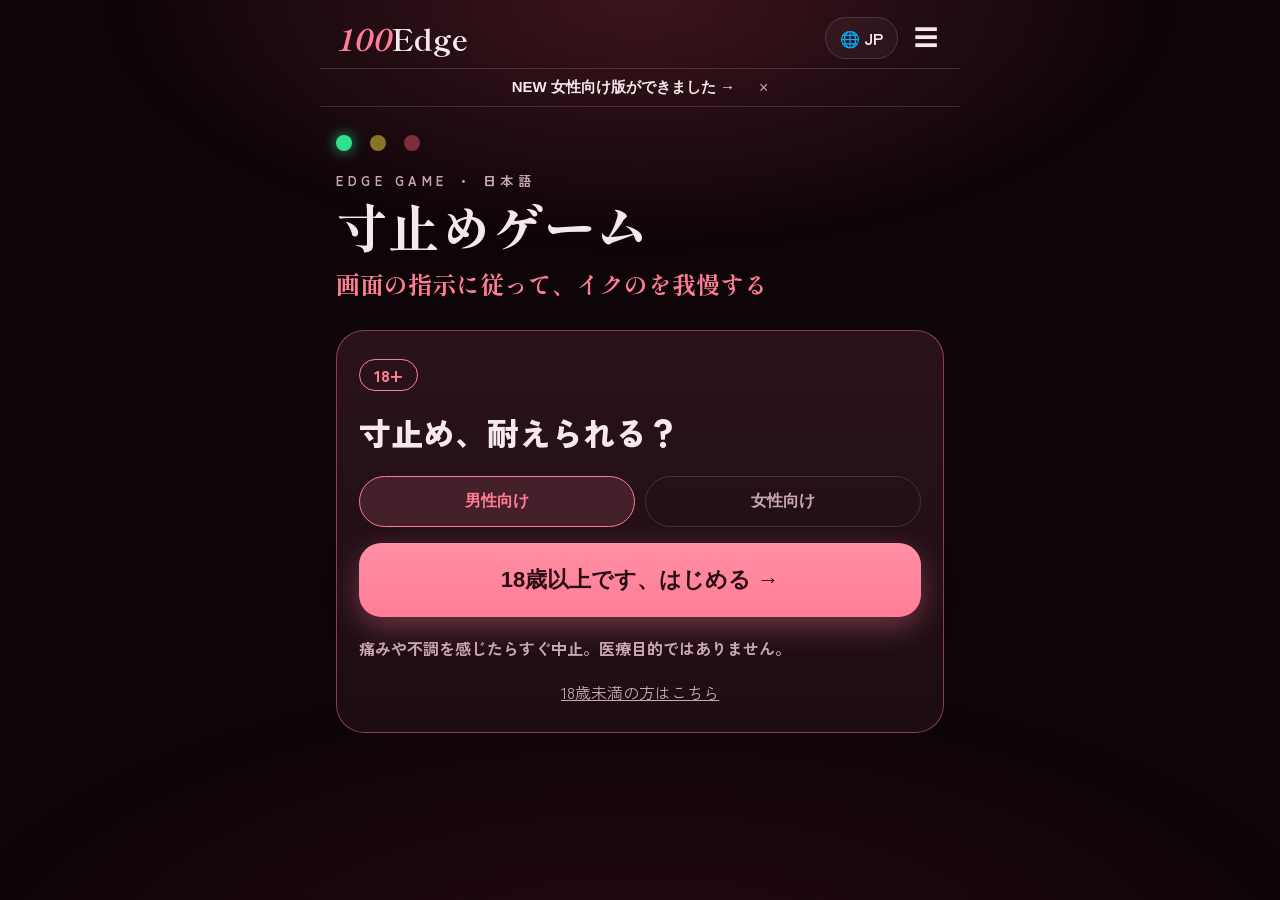
<file: index.html>
<!DOCTYPE html>
<html lang="ja">
<head>
<meta charset="UTF-8">
<meta name="viewport" content="width=device-width, initial-scale=1.0, viewport-fit=cover">
<title>寸止めゲーム｜メトロノームでイクのを我慢する</title>
<meta name="description" content="画面の指示とメトロノームの拍に従って、イクのを我慢する寸止め（エッジング）ゲーム。男性向け・女性向け対応。">
<link rel="preconnect" href="https://fonts.googleapis.com">
<link rel="preconnect" href="https://fonts.gstatic.com" crossorigin>
<link href="https://fonts.googleapis.com/css2?family=Shippori+Mincho:wght@500;700;800&family=Zen+Kaku+Gothic+New:wght@500;700;900&display=swap" rel="stylesheet">
<link rel="stylesheet" href="styles.css">
<link rel="icon" href="data:image/svg+xml,<svg xmlns='http://www.w3.org/2000/svg' viewBox='0 0 100 100'><circle cx='50' cy='50' r='38' fill='%23ff7d95'/></svg>">
</head>
<body>
<div class="bg-glow"></div>

<header class="site-header" id="siteHeader">
  <a class="logo" href="#" id="logoHome"><span class="logo-num">100</span><span class="logo-word">Edge</span></a>
  <div class="header-right">
    <span class="lang-pill">🌐 JP</span>
    <button class="menu-btn" id="menuBtn" aria-label="メニュー">☰</button>
  </div>
</header>
<div class="news-bar" id="newsBar">
  <button class="news-text" id="newsFemale">NEW 女性向け版ができました →</button>
  <button class="news-close" id="newsClose" aria-label="閉じる">×</button>
</div>

<main>
  <!-- ===== 年齢確認（1枚目の見た目） ===== -->
  <section id="view-age" class="view">
    <div class="dots" aria-hidden="true"><span class="dot dot-green"></span><span class="dot dot-yellow"></span><span class="dot dot-red"></span></div>
    <p class="kicker">EDGE GAME ・ 日本語</p>
    <h1 class="title-serif">寸止めゲーム</h1>
    <p class="subtitle-serif">画面の指示に従って、イクのを我慢する</p>

    <div class="card age-card">
      <span class="badge-18">18+</span>
      <h2 class="age-q">寸止め、耐えられる？</h2>
      <div class="audience-switch" role="group" aria-label="対象を選ぶ">
        <button class="aud-btn" data-aud="male">男性向け</button>
        <button class="aud-btn" data-aud="female">女性向け</button>
      </div>
      <button class="btn-primary btn-xl" id="ageStart">18歳以上です、はじめる →</button>
      <p class="note">痛みや不調を感じたらすぐ中止。医療目的ではありません。</p>
      <a class="minor-link" href="https://www.google.co.jp/" rel="noopener">18歳未満の方はこちら</a>
    </div>
  </section>

  <!-- ===== 設定（2〜6枚目の内容） ===== -->
  <section id="view-settings" class="view hidden">
    <div class="dots" aria-hidden="true"><span class="dot dot-green"></span><span class="dot dot-yellow"></span><span class="dot dot-red"></span></div>
    <p class="kicker">EDGE GAME ・ 日本語</p>
    <h1 class="title-serif">寸止めゲーム</h1>
    <p class="subtitle-serif">画面の指示に従って、イクのを我慢する</p>

    <div class="card">
      <h2 class="card-title">設定</h2>
      <p class="summary" id="summaryLine">10分 ・ ふつう ・ 抽選 ・ 指示 0種類</p>

      <div class="notice" id="noticeBox">
        <div class="notice-head"><span>ご要望から</span><button class="notice-close" id="noticeClose" aria-label="閉じる">×</button></div>
        <p>自分の画像でも遊べるようになりました。写真やGIFを選ぶと、スライドショーで流れます。</p>
        <button class="btn-ghost-pink" id="noticeGotoMedia">動画・画像タブで選ぶ</button>
      </div>

      <button class="btn-primary btn-xl" data-start>はじめる</button>

      <label class="search-box">
        <span>🔍</span>
        <input type="search" id="settingSearch" placeholder="設定をさがす（例： 乳首 ・ 左手）">
      </label>

      <nav class="tabs" id="tabs">
        <button class="tab active" data-tab="play">遊び方</button>
        <button class="tab" data-tab="inst">指示</button>
        <button class="tab" data-tab="media">動画・画像</button>
        <button class="tab" data-tab="sound">音・声</button>
        <button class="tab" data-tab="other">その他</button>
      </nav>

      <!-- 遊び方タブ -->
      <div class="tab-panel" data-panel="play">
        <div class="group searchable" data-keywords="おすすめ プリセット はじめて 標準 長め">
          <h3>おすすめ</h3>
          <div class="chips" id="presetChips">
            <button class="chip" data-preset="beginner">はじめて</button>
            <button class="chip selected" data-preset="standard">標準</button>
            <button class="chip" data-preset="long">じっくり長め</button>
          </div>
          <p class="hint" id="presetHint">10分 ・ ふつう ・ 抽選（既定）</p>
        </div>

        <div class="group searchable" data-keywords="だれ向け 男性 女性 男性向け 女性向け">
          <h3>だれ向け</h3>
          <div class="chips chips-2">
            <button class="chip aud-chip" data-aud="male">男性向け</button>
            <button class="chip aud-chip" data-aud="female">女性向け</button>
          </div>
          <p class="hint">切り替えると指示の内容と最後の文言が変わります。専用ページ： <a href="male.html">男性向けページ</a> ／ <a href="female.html">女性向けページ</a></p>
        </div>

        <div class="group searchable" data-keywords="時間 分 ランダム 自分で決める">
          <h3>時間</h3>
          <div class="chips" id="durationChips">
            <button class="chip" data-min="3">3分</button>
            <button class="chip" data-min="5">5分</button>
            <button class="chip selected" data-min="10">10分</button>
            <button class="chip" data-min="15">15分</button>
            <button class="chip" data-min="20">20分</button>
            <button class="chip" data-min="30">30分</button>
            <button class="chip" data-min="custom">自分で決める</button>
            <button class="chip" data-min="random">ランダム</button>
          </div>
          <div class="inline-inputs hidden" id="customMinRow">
            <input type="number" id="customMin" min="1" max="120" value="12"><span>分</span>
          </div>
        </div>

        <div class="group searchable" data-keywords="難易度 やさしい ふつう きびしい 鬼 確率">
          <h3>難易度</h3>
          <div class="chips" id="difficultyChips">
            <button class="chip" data-diff="easy">やさしい</button>
            <button class="chip selected" data-diff="normal">ふつう</button>
            <button class="chip" data-diff="hard">きびしい</button>
            <button class="chip" data-diff="oni">鬼</button>
          </div>
          <div class="ratio-bar" id="ratioBar"><span class="r-stroke"></span><span class="r-slow"></span><span class="r-stop"></span></div>
          <p class="hint" id="difficultyHint">しごく6割 ・ ゆっくり2割 ・ 触らない2割。最後にイケる確率 70%</p>
        </div>

        <div class="group searchable" data-keywords="最後 抽選 許可 お預け 射精 連続 延長戦 手放し">
          <h3>最後</h3>
          <div class="chips" id="endingChips">
            <button class="chip selected" data-ending="lottery">抽選</button>
            <button class="chip" data-ending="allow">必ずイッていい</button>
            <button class="chip" data-ending="deny">必ずお預け</button>
            <button class="chip male-only" data-ending="handsfree">手放し射精</button>
            <button class="chip" data-ending="continuous">連続（何度でも）</button>
            <button class="chip" data-ending="extension">延長戦</button>
          </div>
          <p class="hint">難易度ごとの確率で「イッていい」か「お預け」。寸止め1回ごとに確率 +5%（最大 +20%）</p>
          <div class="toggle-row">
            <div>
              <p class="toggle-title" id="handsFreeTitle">許可が出たら「手放し射精」で終わる</p>
              <p class="hint" id="handsFreeDesc">出していいが、出る瞬間に手を離して、触らずに垂らす</p>
            </div>
            <label class="switch"><input type="checkbox" id="handsFreeToggle"><span></span></label>
          </div>
        </div>

        <div class="group searchable" data-keywords="イッていい 時間 秒 白いバー 許可">
          <h3>「イッていい」の時間</h3>
          <div class="chips" id="allowWindowChips">
            <button class="chip" data-sec="5">5秒</button>
            <button class="chip selected" data-sec="10">10秒</button>
            <button class="chip" data-sec="20">20秒</button>
            <button class="chip" data-sec="30">30秒</button>
            <button class="chip" data-sec="45">45秒</button>
            <button class="chip" data-sec="60">60秒</button>
          </div>
          <p class="hint">最後に許可が出たあとの、白いバーの長さ。既定は10秒</p>
        </div>

        <div class="group searchable" data-keywords="寸止め 待つ 時間 休み ランダム 固定 秒">
          <h3>寸止めのあとに待つ時間</h3>
          <div class="chips chips-2" id="restModeChips">
            <button class="chip selected" data-restmode="random">ランダム</button>
            <button class="chip" data-restmode="fixed">固定</button>
          </div>
          <p class="hint" id="restHint">「寸止めした」のあとに待つ時間が、8〜16秒の間で毎回変わる</p>
          <div class="chips" id="restRangeChips">
            <button class="chip selected" data-range="8,16">8〜16秒</button>
            <button class="chip" data-range="10,40">10〜40秒</button>
            <button class="chip" data-range="20,60">20〜60秒</button>
          </div>
          <div class="inline-inputs">
            <input type="number" id="restMin" min="3" max="300" value="8"><span>〜</span>
            <input type="number" id="restMax" min="3" max="300" value="16"><span>秒</span>
          </div>
        </div>

        <div class="group searchable" data-keywords="指示 長さ 標準 長め とても長め">
          <h3>指示の長さ</h3>
          <div class="chips chips-2" id="instLenChips">
            <button class="chip selected" data-instlen="standard">標準</button>
            <button class="chip" data-instlen="long">長め（約1〜2分）</button>
            <button class="chip" data-instlen="verylong">とても長め（約2〜5分）</button>
          </div>
          <p class="hint">しごく指示が長く続きます。赤（触らない）と、秒数が書かれた指示は変わりません。ゲームの終了時刻も同じです。</p>
        </div>
      </div>

      <!-- 指示タブ -->
      <div class="tab-panel hidden" data-panel="inst">
        <p class="hint">ゲーム中に出る指示の一覧です。タップで ON／OFF できます（最低1種類は必要です）。</p>
        <div id="instructionList" class="inst-list"></div>
      </div>

      <!-- 動画・画像タブ -->
      <div class="tab-panel hidden" data-panel="media">
        <div class="group">
          <h3>自分の画像・動画で遊ぶ</h3>
          <p class="hint">写真やGIF、動画を選ぶと、ゲーム中にスライドショーで流れます。ファイルは端末の外に送信されません。</p>
          <label class="btn-ghost-pink file-btn">画像・動画を選ぶ
            <input type="file" id="mediaInput" accept="image/*,video/*" multiple hidden>
          </label>
          <p class="hint" id="mediaCount">未選択</p>
          <div class="inline-inputs">
            <span>切り替え</span><input type="number" id="slideSec" min="3" max="60" value="8"><span>秒ごと</span>
          </div>
          <div class="toggle-row">
            <p class="toggle-title">ゲーム中にスライドショーを出す</p>
            <label class="switch"><input type="checkbox" id="slideToggle" checked><span></span></label>
          </div>
        </div>
      </div>

      <!-- 音・声タブ -->
      <div class="tab-panel hidden" data-panel="sound">
        <div class="group">
          <h3>メトロノーム</h3>
          <div class="toggle-row">
            <p class="toggle-title">拍の音を出す</p>
            <label class="switch"><input type="checkbox" id="metroToggle" checked><span></span></label>
          </div>
          <div class="inline-inputs"><span>音量</span><input type="range" id="metroVolume" min="0" max="100" value="70"></div>
          <div class="chips" id="metroSoundChips">
            <button class="chip selected" data-sound="click">クリック</button>
            <button class="chip" data-sound="beep">ビープ</button>
            <button class="chip" data-sound="wood">ウッド</button>
          </div>
          <p class="hint">速い指示は速い拍、ゆっくりの指示は遅い拍になります。止まれの間は音が止まります。</p>
        </div>
        <div class="group">
          <h3>声・振動</h3>
          <div class="toggle-row">
            <p class="toggle-title">指示を声で読み上げる</p>
            <label class="switch"><input type="checkbox" id="voiceToggle"><span></span></label>
          </div>
          <div class="toggle-row">
            <p class="toggle-title">指示が変わるときに振動させる</p>
            <label class="switch"><input type="checkbox" id="vibeToggle" checked><span></span></label>
          </div>
        </div>
      </div>

      <!-- その他タブ -->
      <div class="tab-panel hidden" data-panel="other">
        <div class="group box">
          <h3>2人で同時に遊ぶ</h3>
          <p class="hint">同じ指示が同じタイミングで2つの端末に出ます。リンクを相手に送ると、2分後に両方で自動で始まります。</p>
          <button class="btn-ghost-pink" id="makeSyncLink">2人用のリンクを作る</button>
          <p class="link-out" id="syncLinkOut"></p>
        </div>
        <div class="group box">
          <h3>ほかの動画を見ながら遊ぶ</h3>
          <p class="hint">指示を小さな窓に出します。ほかのサイトで動画を見ながら、そのまま続けられます。</p>
          <label class="check-row"><input type="checkbox" id="pipGuideToggle" checked> 始めたら小窓の案内を出す</label>
          <p class="hint">ゲーム中の「小窓」ボタンで、対応ブラウザではピクチャ・イン・ピクチャで指示だけを切り出せます。</p>
        </div>
        <div class="group box">
          <h3>遠隔で指示してもらう</h3>
          <p class="hint">相手にリンクを送ると、相手がボタンで指示を出せます。相手には、いまの指示・残り時間・寸止めの回数が見えます。最後にイっていいかも相手が決めます。</p>
          <button class="btn-ghost-pink" id="makeRemoteLink">相手に送るリンクを作る</button>
          <p class="link-out" id="remoteLinkOut"></p>
          <p class="hint">※ この版の遠隔操作は、同じブラウザの別タブ／別ウィンドウ間でつながります。別端末からの本格運用にはサーバー連携が必要です（README参照）。</p>
        </div>
      </div>

      <button class="btn-primary btn-xl" data-start>はじめる</button>
    </div>

    <!-- 遊び方の説明（7枚目） -->
    <section class="explain">
      <ul class="legend">
        <li><span class="dot dot-green"></span>画面が緑のときは、しごいていい。光と音の拍に手を合わせる</li>
        <li><span class="dot dot-yellow"></span>黄色は、ゆっくり・焦らす</li>
        <li><span class="dot dot-red"></span>赤になったら、手を離す。終わるまで触らない</li>
        <li><span class="dot dot-pink"></span><span id="legendNipple">乳首だけ</span></li>
        <li><span class="dot dot-blue"></span><span id="legendSpecial">亀頭だけ</span></li>
      </ul>
      <p class="hint" id="legendNote">時間が来る前に出したら負け。寸止めできたら「寸止めした」を押す（1回ごとに最後の許可率 +5%）。許可が出たら10秒以内に。いまの設定の許可率は <span id="legendRate">70%</span> から。</p>
      <p class="explain-text">画面が数秒ごとに「速く」「ゆっくり」「手を離せ」と指示を出します。そのとおりにしごいて、時間が来るまでイカずに耐える。時間が来たら抽選で、「イッていい」の許可が出るか、お預けになるか。要するに、いつ出していいかを画面に決めてもらう一人遊びで、海外では「エッジング」として定番になっています。</p>
      <div class="chips">
        <button class="chip aud-chip" data-aud="female">女性向け →</button>
        <button class="chip aud-chip" data-aud="male">男性向け →</button>
      </div>
    </section>
  </section>

  <!-- ===== 同期リンク待機 ===== -->
  <section id="view-wait" class="view hidden">
    <div class="card center">
      <h2 class="card-title">2人プレイ待機中</h2>
      <p class="hint">両方の端末で、同じタイミングで自動で始まります。</p>
      <p class="wait-count" id="waitCount">--</p>
      <button class="btn-ghost" id="waitCancel">やめる</button>
    </div>
  </section>

  <!-- ===== 遠隔コントローラー ===== -->
  <section id="view-remote" class="view hidden">
    <div class="card">
      <h2 class="card-title">遠隔コントローラー</h2>
      <p class="hint">相手の画面に指示を送ります（同じブラウザの別タブ／別ウィンドウで開かれている相手画面とつながります）。</p>
      <p class="remote-status" id="remoteStatus">相手の状態： 接続待ち…</p>
      <div class="remote-grid">
        <button class="btn-remote" data-cmd="fast">速く</button>
        <button class="btn-remote" data-cmd="slow">ゆっくり</button>
        <button class="btn-remote" data-cmd="stop">止まれ</button>
        <button class="btn-remote" data-cmd="nipple">乳首だけ</button>
        <button class="btn-remote" data-cmd="special">先だけ</button>
        <button class="btn-remote" data-cmd="resume">再開（自動）</button>
        <button class="btn-remote ok" data-cmd="allow">イッていい</button>
        <button class="btn-remote ng" data-cmd="deny">お預けで終わり</button>
      </div>
    </div>
  </section>

  <!-- ===== ゲーム画面 ===== -->
  <section id="view-game" class="view hidden">
    <div class="stage" id="stage">
      <div class="stage-top">
        <span id="gameClock">00:00 / 10:00</span>
        <span id="gameMeta">寸止め 0回 ・ 許可率 70%</span>
      </div>
      <div class="progress"><div class="progress-fill" id="progressFill"></div></div>

      <div class="slide-wrap hidden" id="slideWrap"><img id="slideImg" alt=""><video id="slideVideo" muted loop playsinline class="hidden"></video></div>

      <div class="pulse-dot" id="pulseDot"></div>
      <p class="phase-label" id="phaseLabel">準備</p>
      <h2 class="phase-text" id="phaseText">まもなく始まります</h2>
      <p class="phase-sub" id="phaseSub"></p>
      <div class="phase-bar"><div class="phase-bar-fill" id="phaseBarFill"></div></div>
      <p class="phase-count" id="phaseCount"></p>

      <div class="finale hidden" id="finale">
        <h2 class="finale-text" id="finaleText">イッていい</h2>
        <div class="finale-bar"><div class="finale-bar-fill" id="finaleBarFill"></div></div>
        <p class="finale-count" id="finaleCount"></p>
      </div>

      <div class="game-actions">
        <button class="btn-edge" id="edgeBtn" disabled>寸止めした</button>
        <button class="btn-ghost" id="pauseBtn">一時停止</button>
        <button class="btn-ghost" id="pipBtn">小窓</button>
        <button class="btn-ghost danger" id="quitBtn">やめる</button>
      </div>
      <p class="hint center" id="pipHint"></p>
    </div>
  </section>

  <!-- ===== 結果 ===== -->
  <section id="view-result" class="view hidden">
    <div class="card center">
      <p class="kicker" id="resultKicker">結果</p>
      <h2 class="result-title" id="resultTitle">お預け</h2>
      <p class="result-text" id="resultText"></p>
      <p class="summary" id="resultStats"></p>
      <div class="result-actions">
        <button class="btn-primary" id="extendBtn" >延長戦（+3分）</button>
        <button class="btn-primary hidden" id="againBtn">もう一度</button>
        <button class="btn-ghost" id="backSettingsBtn">設定に戻る</button>
      </div>
    </div>
  </section>
</main>

<div class="toast hidden" id="toast"></div>
<script src="app.js"></script>
</body>
</html>
</file>
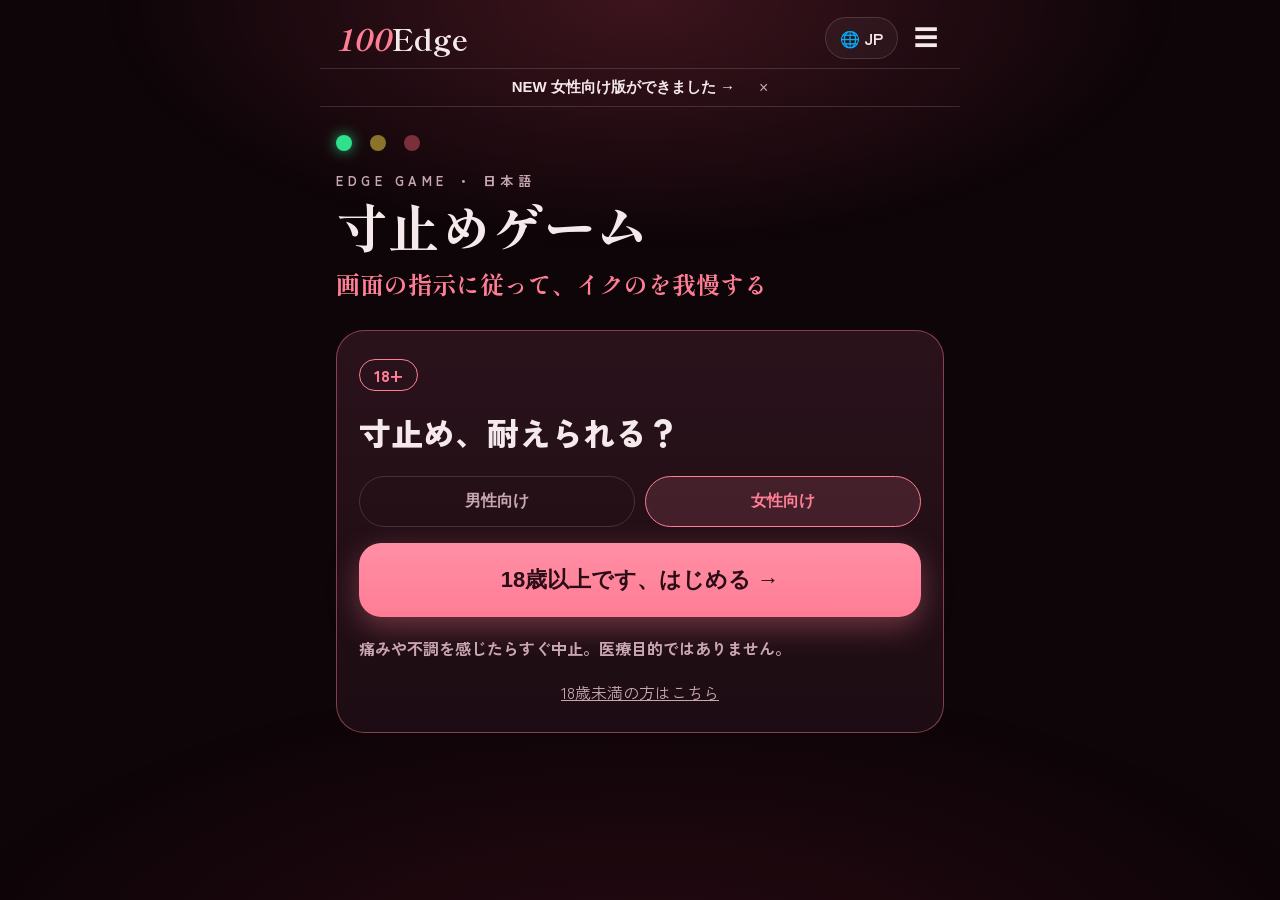
<file: female.html>
<!DOCTYPE html>
<html lang="ja"><head><meta charset="UTF-8">
<title>寸止めゲーム｜女性向け</title>
<script>location.replace('index.html?mode=female' + location.hash);</script>
</head><body><p>女性向けページへ移動します… <a href="index.html?mode=female">こちら</a></p></body></html>
</file>
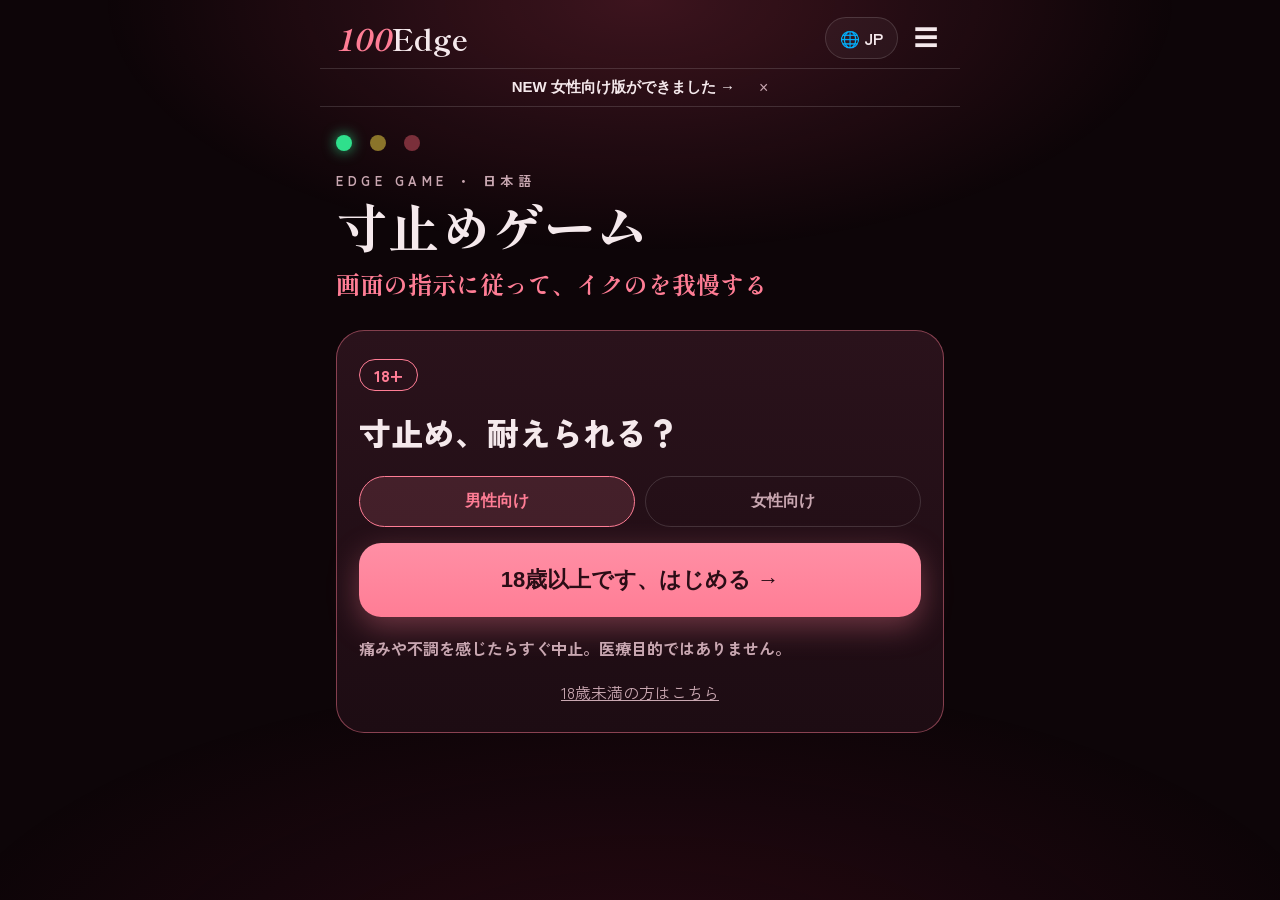
<file: male.html>
<!DOCTYPE html>
<html lang="ja"><head><meta charset="UTF-8">
<title>寸止めゲーム｜男性向け</title>
<script>location.replace('index.html?mode=male' + location.hash);</script>
</head><body><p>男性向けページへ移動します… <a href="index.html?mode=male">こちら</a></p></body></html>
</file>
<file: styles.css>
:root{
  --bg:#0d0508;
  --bg2:#180a10;
  --card:#1d0c13;
  --card2:#2a121b;
  --line:rgba(255,125,149,.45);
  --line-soft:rgba(255,255,255,.14);
  --pink:#ff7d95;
  --pink-strong:#ff8fa5;
  --pink-dark:#571f2e;
  --text:#f5e9ec;
  --muted:#c9a7b1;
  --green:#2fe08c;
  --yellow:#f2c94c;
  --red:#ff5566;
  --blue:#7cc4ff;
  --purple-pink:#ff9fd2;
}
*{box-sizing:border-box}
html,body{margin:0;padding:0}
body{
  background:var(--bg);
  color:var(--text);
  font-family:"Zen Kaku Gothic New",system-ui,sans-serif;
  min-height:100vh;
  -webkit-font-smoothing:antialiased;
}
.bg-glow{
  position:fixed;inset:0;pointer-events:none;z-index:0;
  background:
    radial-gradient(60% 40% at 50% 0%, rgba(255,80,120,.20), transparent 70%),
    radial-gradient(80% 50% at 50% 110%, rgba(120,20,50,.25), transparent 70%);
}
main{position:relative;z-index:1;max-width:640px;margin:0 auto;padding:0 16px 64px}
.hidden{display:none !important}

/* header */
.site-header{
  position:relative;z-index:2;display:flex;justify-content:space-between;align-items:center;
  max-width:640px;margin:0 auto;padding:16px 16px 8px;
}
.logo{font-family:"Shippori Mincho",serif;font-size:30px;color:var(--text);text-decoration:none}
.logo-num{color:var(--pink);font-style:italic;font-weight:700}
.logo-word{font-weight:700}
.header-right{display:flex;gap:10px;align-items:center}
.lang-pill{border:1px solid var(--line-soft);border-radius:999px;padding:8px 14px;font-weight:700;background:rgba(255,255,255,.04)}
.menu-btn{background:none;border:none;color:var(--text);font-size:24px;cursor:pointer}
.news-bar{
  position:relative;z-index:1;max-width:640px;margin:0 auto;padding:8px 16px;
  display:flex;justify-content:center;gap:12px;border-top:1px solid var(--line-soft);border-bottom:1px solid var(--line-soft);
}
.news-text{background:none;border:none;color:var(--text);font-size:15px;font-weight:700;cursor:pointer}
.news-close{background:none;border:none;color:var(--muted);font-size:16px;cursor:pointer}

/* headings */
.dots{display:flex;gap:18px;margin:28px 0 20px}
.dot{width:16px;height:16px;border-radius:50%;display:inline-block;flex:none}
.dot-green{background:var(--green);box-shadow:0 0 14px rgba(47,224,140,.8)}
.dot-yellow{background:#8a742a}
.dot-red{background:#7a2f3a}
.dot-pink{background:var(--purple-pink)}
.dot-blue{background:var(--blue)}
.kicker{letter-spacing:.35em;color:var(--muted);font-weight:700;font-size:13px;margin:0 0 6px}
.title-serif{font-family:"Shippori Mincho",serif;font-size:52px;font-weight:800;margin:6px 0 10px;line-height:1.15}
.subtitle-serif{font-family:"Shippori Mincho",serif;color:var(--pink);font-size:24px;font-weight:700;margin:0 0 28px;line-height:1.5}

/* cards & buttons */
.card{
  background:linear-gradient(180deg,var(--card2),var(--card));
  border:1px solid var(--line);border-radius:28px;padding:28px 22px;margin-bottom:28px;
}
.card.center{text-align:center}
.card-title{font-family:"Shippori Mincho",serif;font-size:34px;margin:0 0 8px}
.summary{color:var(--muted);font-weight:700;margin:0 0 18px}
.badge-18{display:inline-block;border:1.5px solid var(--pink);color:var(--pink);border-radius:999px;padding:3px 14px;font-weight:900;margin-bottom:14px}
.age-q{font-size:32px;font-weight:900;margin:6px 0 22px;line-height:1.35}
.audience-switch{display:flex;gap:10px;margin-bottom:16px}
.aud-btn{flex:1;padding:14px;border-radius:999px;border:1px solid var(--line-soft);background:transparent;color:var(--muted);font-size:16px;font-weight:700;cursor:pointer;min-height:48px}
.aud-btn.selected{border-color:var(--pink);color:var(--pink);background:rgba(255,125,149,.14)}
.btn-primary{
  display:block;width:100%;border:none;cursor:pointer;
  background:linear-gradient(180deg,var(--pink-strong),var(--pink));
  color:#2b0d16;font-weight:900;font-size:20px;
  border-radius:999px;padding:18px 20px;min-height:60px;
  box-shadow:0 10px 30px rgba(255,125,149,.35);
}
.btn-xl{font-size:22px;padding:22px 20px;border-radius:22px}
.btn-primary:active{transform:scale(.99)}
.btn-ghost{
  background:transparent;border:1px solid var(--line-soft);color:var(--text);
  border-radius:999px;padding:12px 20px;font-weight:700;cursor:pointer;min-height:48px;font-size:16px;
}
.btn-ghost.danger{border-color:rgba(255,85,102,.6);color:#ff9aa5}
.btn-ghost-pink{
  background:rgba(255,125,149,.10);border:1px solid var(--pink);color:var(--pink);
  border-radius:999px;padding:12px 22px;font-weight:900;cursor:pointer;min-height:48px;font-size:16px;
}
.note{color:var(--muted);text-align:center;font-weight:700;margin:18px 0 8px;line-height:1.7}
.minor-link{display:block;text-align:center;color:var(--muted);margin-top:18px}
.age-card .note{text-align:left}

/* settings */
.notice{background:rgba(255,125,149,.08);border:1px solid var(--line);border-radius:18px;padding:16px;margin-bottom:20px}
.notice-head{display:flex;justify-content:space-between;color:var(--pink);font-weight:900}
.notice-close{background:none;border:none;color:var(--muted);font-size:18px;cursor:pointer}
.notice p{line-height:1.8;font-weight:700}
.search-box{
  display:flex;gap:10px;align-items:center;margin:20px 0 6px;
  border:1px solid var(--line-soft);border-radius:999px;padding:6px 18px;background:rgba(0,0,0,.25);
}
.search-box input{flex:1;background:none;border:none;outline:none;color:var(--text);font-size:17px;min-height:48px}
.search-box input::placeholder{color:#8d707a}
.tabs{display:flex;gap:22px;border-bottom:1px solid var(--line-soft);margin-top:14px;overflow-x:auto}
.tab{background:none;border:none;color:var(--muted);font-size:18px;font-weight:900;padding:12px 2px;cursor:pointer;border-bottom:2px solid transparent;white-space:nowrap}
.tab.active{color:var(--text);border-bottom-color:var(--pink)}
.tab-panel{padding-top:8px}
.group{margin:22px 0}
.group.box{border:1px solid var(--line-soft);border-radius:18px;padding:18px}
.group h3{color:var(--muted);font-size:16px;margin:0 0 12px}
.chips{display:flex;flex-wrap:wrap;gap:10px}
.chips-2 .chip{flex:1 1 40%}
.chip{
  border:1px solid var(--line-soft);background:transparent;color:#e8ccd3;
  border-radius:999px;padding:14px 22px;font-size:17px;font-weight:700;cursor:pointer;min-height:52px;
}
.chip.selected{border-color:var(--pink);color:var(--pink);background:rgba(255,125,149,.14)}
.hint{color:var(--muted);line-height:1.8;font-weight:500}
.hint a{color:var(--pink)}
.ratio-bar{display:flex;height:14px;border-radius:999px;overflow:hidden;margin:14px 0 8px}
.ratio-bar .r-stroke{background:var(--green)}
.ratio-bar .r-slow{background:var(--yellow)}
.ratio-bar .r-stop{background:var(--red)}
.toggle-row{display:flex;justify-content:space-between;align-items:center;gap:16px;margin:16px 0}
.toggle-title{font-weight:900;font-size:18px;margin:0}
.switch{position:relative;width:62px;height:36px;flex:none}
.switch input{opacity:0;width:0;height:0}
.switch span{position:absolute;inset:0;background:#4a3038;border-radius:999px;transition:.2s;cursor:pointer}
.switch span:before{content:"";position:absolute;width:28px;height:28px;border-radius:50%;background:#fff;top:4px;left:4px;transition:.2s}
.switch input:checked + span{background:var(--pink)}
.switch input:checked + span:before{transform:translateX(26px)}
.inline-inputs{display:flex;align-items:center;gap:10px;margin:12px 0;font-weight:700}
.inline-inputs input[type=number]{
  width:88px;background:#12060a;border:1px solid var(--line-soft);border-radius:12px;
  color:var(--text);font-size:20px;padding:12px;text-align:center;
}
.inline-inputs input[type=range]{flex:1;accent-color:var(--pink)}
.check-row{display:flex;gap:10px;align-items:center;font-weight:700;border:1px solid var(--line-soft);border-radius:999px;padding:12px 18px}
.check-row input{width:20px;height:20px;accent-color:var(--pink)}
.link-out{word-break:break-all;color:var(--pink);font-weight:700}
.file-btn{display:inline-block}
.inst-list{display:flex;flex-direction:column;gap:8px}
.inst-item{display:flex;justify-content:space-between;align-items:center;gap:10px;border:1px solid var(--line-soft);border-radius:14px;padding:12px 14px;text-align:left;background:transparent;color:var(--text);cursor:pointer;font-size:16px;font-weight:700;width:100%}
.inst-item.off{opacity:.38}
.inst-tag{font-size:12px;font-weight:900;border-radius:999px;padding:3px 10px;flex:none}
.tag-stroke{background:rgba(47,224,140,.18);color:var(--green)}
.tag-slow{background:rgba(242,201,76,.18);color:var(--yellow)}
.tag-stop{background:rgba(255,85,102,.18);color:#ff8b96}
.tag-special{background:rgba(124,196,255,.18);color:var(--blue)}
.tag-nipple{background:rgba(255,159,210,.18);color:var(--purple-pink)}

/* explanation */
.explain{padding:4px 2px}
.legend{list-style:none;margin:0 0 14px;padding:18px;border:1px solid var(--line);border-radius:24px;background:var(--card)}
.legend li{display:flex;gap:14px;align-items:flex-start;margin:12px 0;font-weight:700;line-height:1.7}
.legend .dot{margin-top:5px}
.explain-text{font-size:19px;line-height:2.1;font-weight:700;color:#e6cfd6}

/* game */
.stage{
  border:1px solid var(--line);border-radius:28px;padding:22px 18px 26px;text-align:center;
  background:var(--card);transition:background .5s, box-shadow .5s;min-height:70vh;
  display:flex;flex-direction:column;align-items:center;
}
.stage.c-stroke{background:radial-gradient(90% 60% at 50% 30%, rgba(47,224,140,.28), var(--card) 75%);box-shadow:0 0 60px rgba(47,224,140,.25) inset}
.stage.c-slow{background:radial-gradient(90% 60% at 50% 30%, rgba(242,201,76,.25), var(--card) 75%);box-shadow:0 0 60px rgba(242,201,76,.22) inset}
.stage.c-stop{background:radial-gradient(90% 60% at 50% 30%, rgba(255,85,102,.32), var(--card) 75%);box-shadow:0 0 60px rgba(255,85,102,.3) inset}
.stage.c-nipple{background:radial-gradient(90% 60% at 50% 30%, rgba(255,159,210,.28), var(--card) 75%)}
.stage.c-special{background:radial-gradient(90% 60% at 50% 30%, rgba(124,196,255,.28), var(--card) 75%)}
.stage-top{width:100%;display:flex;justify-content:space-between;color:var(--muted);font-weight:900;font-size:15px}
.progress{width:100%;height:10px;background:rgba(255,255,255,.10);border-radius:999px;overflow:hidden;margin:12px 0 6px}
.progress-fill{height:100%;width:0%;background:var(--pink);transition:width .3s linear}
.slide-wrap{width:100%;max-height:300px;border-radius:18px;overflow:hidden;margin:10px 0}
.slide-wrap img,.slide-wrap video{width:100%;height:300px;object-fit:cover;display:block}
.pulse-dot{width:110px;height:110px;border-radius:50%;margin:26px auto 10px;background:var(--green);box-shadow:0 0 50px currentColor}
.pulse-dot.beat{animation:pulse .18s ease-out}
@keyframes pulse{0%{transform:scale(1)}40%{transform:scale(1.18)}100%{transform:scale(1)}}
.phase-label{letter-spacing:.3em;color:var(--muted);font-weight:900;margin:8px 0 0}
.phase-text{font-size:40px;font-weight:900;line-height:1.4;margin:8px 0 4px}
.phase-sub{color:var(--muted);font-weight:700;line-height:1.8;margin:0 10px}
.phase-bar{width:100%;height:12px;background:rgba(255,255,255,.10);border-radius:999px;overflow:hidden;margin:18px 0 6px}
.phase-bar-fill{height:100%;width:100%;background:#fff;transition:width .25s linear}
.phase-count{font-size:22px;font-weight:900;color:var(--muted)}
.game-actions{margin-top:auto;display:flex;flex-wrap:wrap;gap:10px;justify-content:center;padding-top:18px}
.btn-edge{
  background:linear-gradient(180deg,var(--pink-strong),var(--pink));color:#2b0d16;border:none;
  border-radius:999px;padding:16px 30px;font-size:19px;font-weight:900;cursor:pointer;min-height:56px;
}
.btn-edge:disabled{opacity:.35;cursor:not-allowed}
.finale{width:100%}
.finale-text{font-size:46px;font-weight:900;margin:20px 0 8px}
.finale-bar{width:100%;height:18px;background:rgba(255,255,255,.15);border-radius:999px;overflow:hidden}
.finale-bar-fill{height:100%;width:100%;background:#fff}
.finale-count{font-size:30px;font-weight:900}
.wait-count{font-size:56px;font-weight:900;margin:10px 0}
.result-title{font-family:"Shippori Mincho",serif;font-size:44px;margin:8px 0}
.result-text{line-height:2;font-weight:700;color:#e6cfd6}
.result-actions{display:flex;flex-direction:column;gap:12px;margin-top:18px}
.remote-grid{display:grid;grid-template-columns:1fr 1fr;gap:10px;margin-top:14px}
.btn-remote{border:1px solid var(--line-soft);background:transparent;color:var(--text);border-radius:16px;padding:18px;font-size:18px;font-weight:900;cursor:pointer;min-height:60px}
.btn-remote.ok{border-color:var(--green);color:var(--green)}
.btn-remote.ng{border-color:var(--red);color:#ff8b96}
.remote-status{font-weight:900;color:var(--pink)}
.toast{
  position:fixed;left:50%;bottom:26px;transform:translateX(-50%);z-index:50;
  background:#2c141d;border:1px solid var(--pink);color:var(--text);
  padding:14px 22px;border-radius:999px;font-weight:900;max-width:92vw;text-align:center;
  box-shadow:0 12px 40px rgba(0,0,0,.5);
}
.center{text-align:center}
@media (max-width:480px){
  .title-serif{font-size:42px}
  .subtitle-serif{font-size:20px}
  .phase-text{font-size:32px}
  .age-q{font-size:27px}
}
</file>
